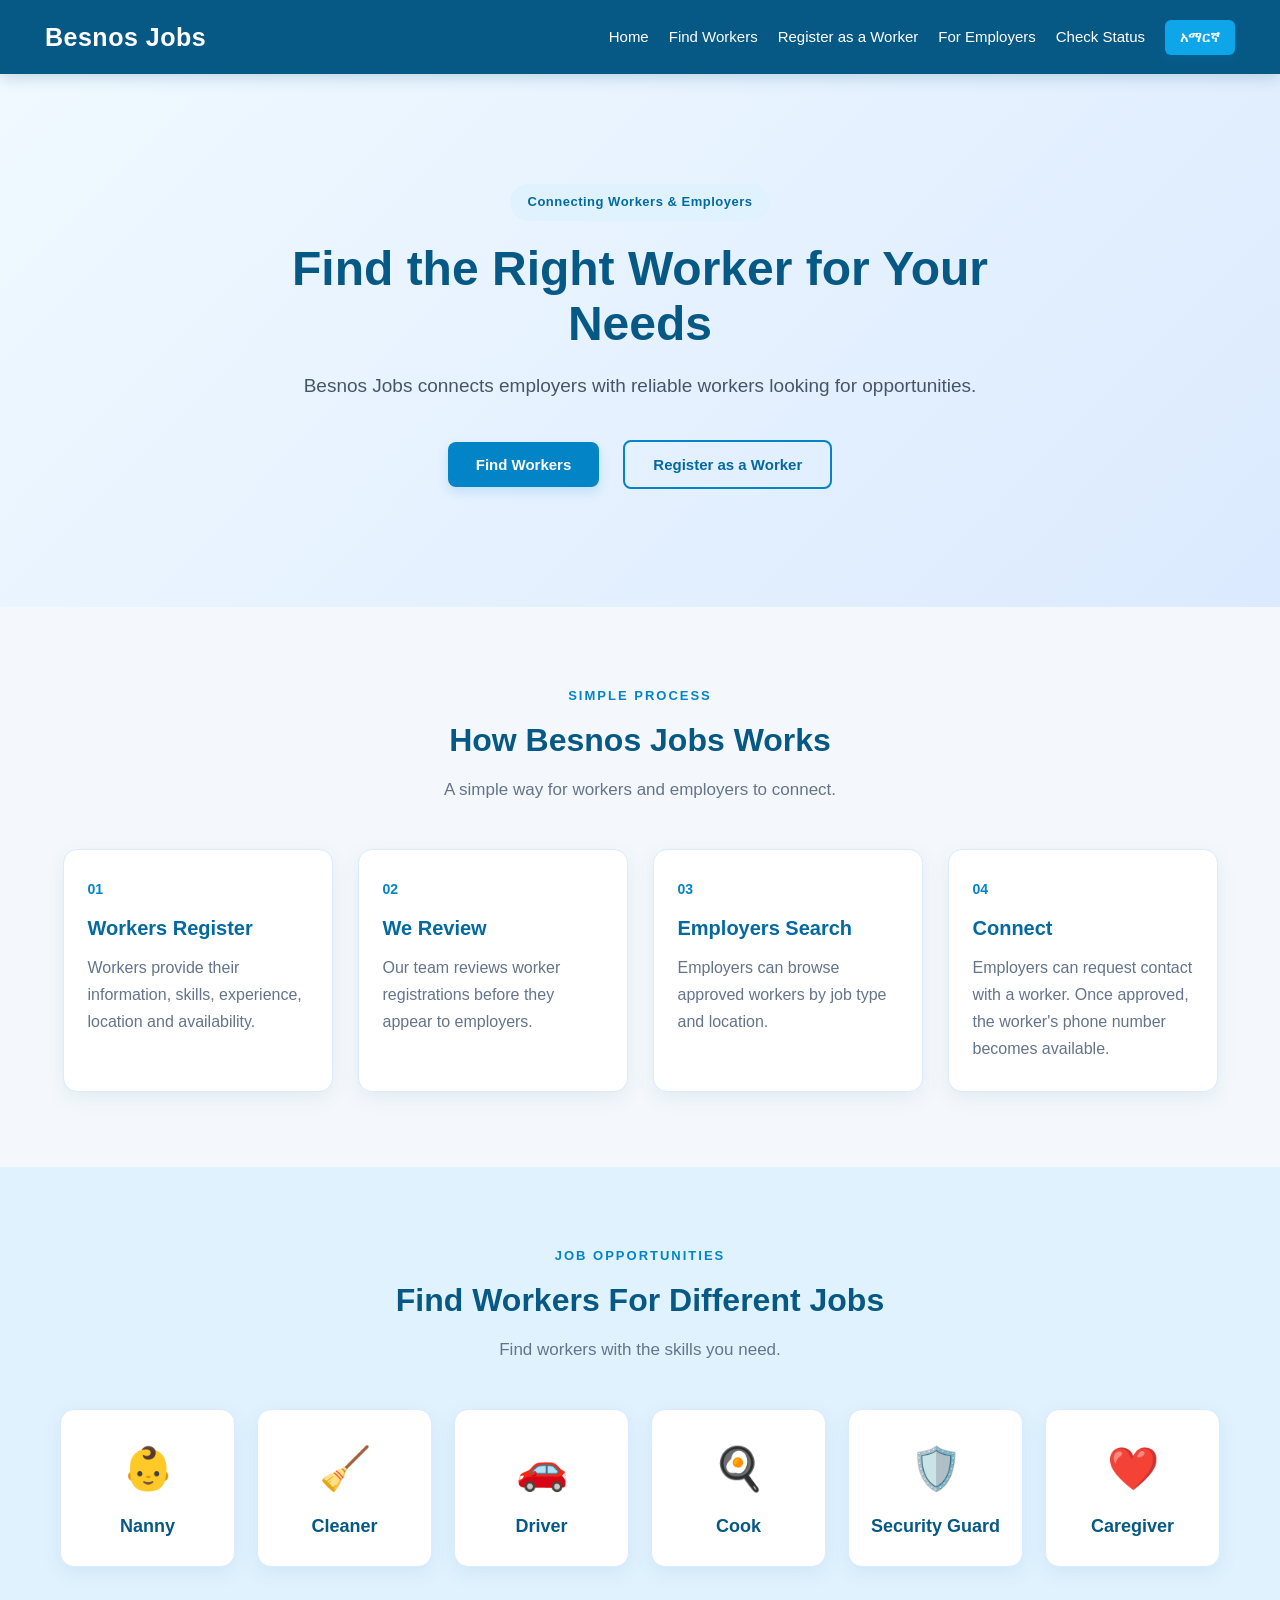
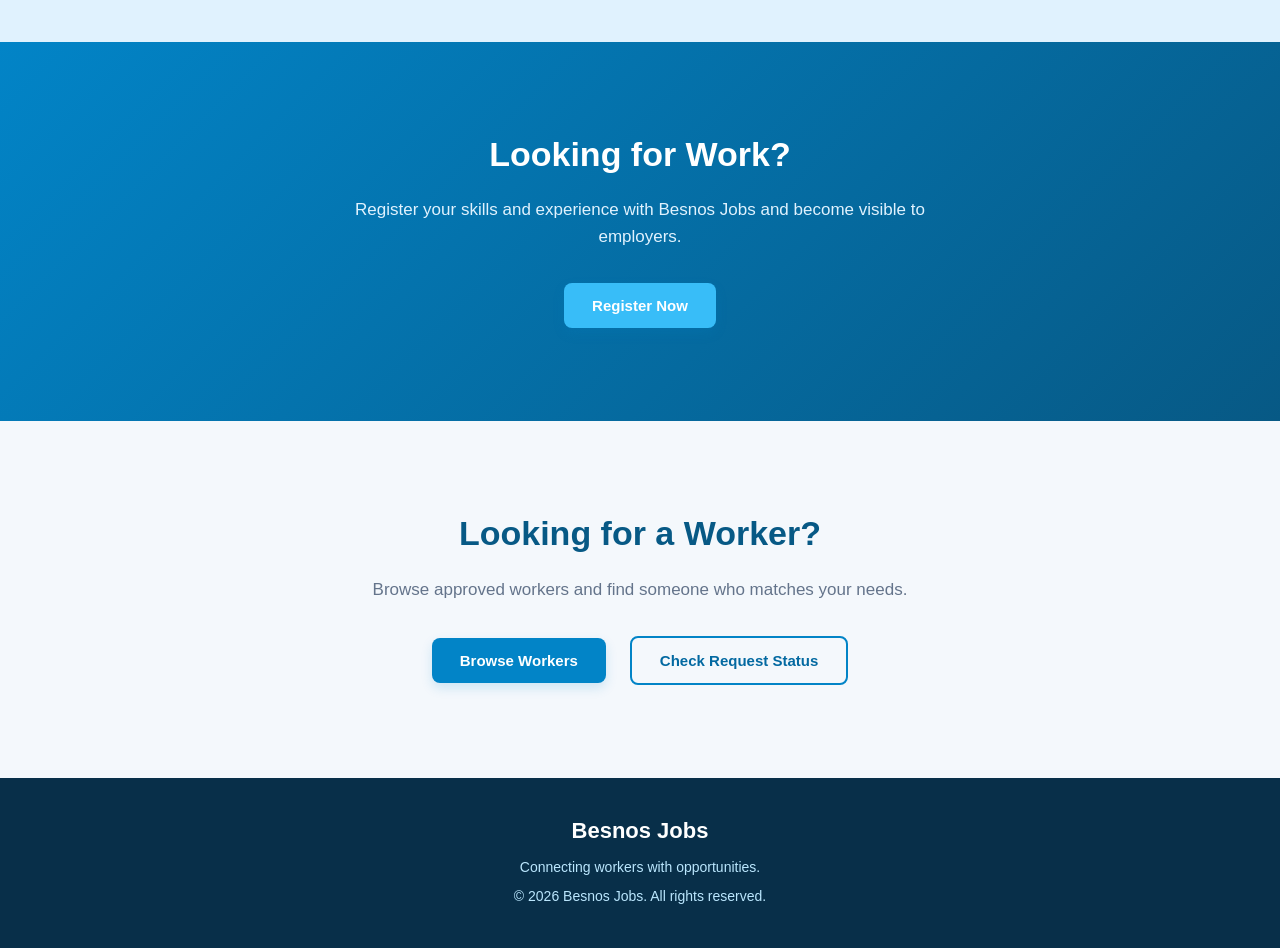
<file: index.html>
<!DOCTYPE html>
<html lang="en">

<head>
    <meta charset="UTF-8">
    <meta name="viewport" content="width=device-width, initial-scale=1.0">

    <title>Besnos Jobs</title>

    <link rel="stylesheet" href="style.css">

</head>

<body>

<!-- ============================= -->
<!-- NAVIGATION -->
<!-- ============================= -->

<nav>

    <h2>Besnos Jobs</h2>

    <div>

        <a href="index.html"
           data-en="Home"
           data-am="መነሻ">
            Home
        </a>

        <a href="browse-workers.html"
           data-en="Find Workers"
           data-am="ሰራተኞችን ይፈልጉ">
            Find Workers
        </a>

        <a href="worker.html"
           data-en="Register as a Worker"
           data-am="እንደ ሰራተኛ ይመዝገቡ">
            Register as a Worker
        </a>

        <!-- FIXED EMPLOYER LINK -->
        <a href="employer.html"
           data-en="For Employers"
           data-am="ለአሰሪዎች">
            For Employers
        </a>

        <a href="check-status.html"
           data-en="Check Status"
           data-am="ሁኔታን ይመልከቱ">
            Check Status
        </a>

        <button
            type="button"
            id="languageButton"
            onclick="toggleLanguage()">
            አማርኛ
        </button>

    </div>

</nav>


<!-- ============================= -->
<!-- HERO -->
<!-- ============================= -->

<section class="hero">

    <div class="hero-content">

        <div class="hero-badge"
             data-en="Connecting Workers & Employers"
             data-am="ሰራተኞችን እና አሰሪዎችን ማገናኘት">
            Connecting Workers & Employers
        </div>

        <h1
            data-en="Find the Right Worker for Your Needs"
            data-am="ለፍላጎትዎ ትክክለኛውን ሰራተኛ ያግኙ">

            Find the Right Worker for Your Needs

        </h1>

        <p
            data-en="Besnos Jobs connects employers with reliable workers looking for opportunities."
            data-am="Besnos Jobs አሰሪዎችን እድል ከሚፈልጉ ታማኝ ሰራተኞች ጋር ያገናኛል።">

            Besnos Jobs connects employers with reliable workers
            looking for opportunities.

        </p>

        <div class="hero-buttons">

            <a href="browse-workers.html">

                <button type="button">

                    <span
                        data-en="Find Workers"
                        data-am="ሰራተኞችን ይፈልጉ">

                        Find Workers

                    </span>

                </button>

            </a>

            <a href="worker.html">

                <button type="button" class="secondary-button">

                    <span
                        data-en="Register as a Worker"
                        data-am="እንደ ሰራተኛ ይመዝገቡ">

                        Register as a Worker

                    </span>

                </button>

            </a>

        </div>

    </div>

</section>


<!-- ============================= -->
<!-- HOW IT WORKS -->
<!-- ============================= -->

<section class="content-section">

    <div class="section-heading">

        <span
            data-en="SIMPLE PROCESS"
            data-am="ቀላል ሂደት">
            SIMPLE PROCESS
        </span>

        <h2
            data-en="How Besnos Jobs Works"
            data-am="Besnos Jobs እንዴት ይሰራል?">

            How Besnos Jobs Works

        </h2>

        <p
            data-en="A simple way for workers and employers to connect."
            data-am="ሰራተኞች እና አሰሪዎች በቀላሉ የሚገናኙበት መንገድ።">

            A simple way for workers and employers to connect.

        </p>

    </div>


    <div class="cards">

        <div class="card">

            <div class="card-number">01</div>

            <h3
                data-en="Workers Register"
                data-am="ሰራተኞች ይመዘገባሉ">

                Workers Register

            </h3>

            <p
                data-en="Workers provide their information, skills, experience, location and availability."
                data-am="ሰራተኞች መረጃቸውን፣ ክህሎታቸውን፣ የስራ ልምዳቸውን፣ አካባቢያቸውን እና የመስራት ዝግጁነታቸውን ያስገባሉ።">

                Workers provide their information,
                skills, experience, location and availability.

            </p>

        </div>


        <div class="card">

            <div class="card-number">02</div>

            <h3
                data-en="We Review"
                data-am="እንገመግማለን">

                We Review

            </h3>

            <p
                data-en="Our team reviews worker registrations before they appear to employers."
                data-am="ሰራተኞች ለአሰሪዎች ከመታየታቸው በፊት መረጃቸው ይገመገማል።">

                Our team reviews worker registrations
                before they appear to employers.

            </p>

        </div>


        <div class="card">

            <div class="card-number">03</div>

            <h3
                data-en="Employers Search"
                data-am="አሰሪዎች ይፈልጋሉ">

                Employers Search

            </h3>

            <p
                data-en="Employers can browse approved workers by job type and location."
                data-am="አሰሪዎች በስራ አይነት እና በአካባቢ የተፈቀዱ ሰራተኞችን መፈለግ ይችላሉ።">

                Employers can browse approved workers
                by job type and location.

            </p>

        </div>


        <div class="card">

            <div class="card-number">04</div>

            <h3
                data-en="Connect"
                data-am="ይገናኙ">

                Connect

            </h3>

            <p
                data-en="Employers can request contact with a worker. Once approved, the worker's phone number becomes available."
                data-am="አሰሪዎች ከሰራተኛ ጋር እንዲገናኙ ጥያቄ ማቅረብ ይችላሉ። ከተፈቀደ በኋላ የሰራተኛው ስልክ ቁጥር ይታያል።">

                Employers can request contact with a worker.
                Once approved, the worker's phone number
                becomes available.

            </p>

        </div>

    </div>

</section>


<!-- ============================= -->
<!-- JOB TYPES -->
<!-- ============================= -->

<section class="jobs-section">

    <div class="section-heading">

        <span
            data-en="JOB OPPORTUNITIES"
            data-am="የስራ እድሎች">
            JOB OPPORTUNITIES
        </span>

        <h2
            data-en="Find Workers For Different Jobs"
            data-am="ለተለያዩ ስራዎች ሰራተኞችን ያግኙ">

            Find Workers For Different Jobs

        </h2>

        <p
            data-en="Find workers with the skills you need."
            data-am="የሚፈልጉትን ክህሎት ያላቸውን ሰራተኞች ያግኙ።">

            Find workers with the skills you need.

        </p>

    </div>


    <div class="cards job-cards">

        <div class="card job-card">

            <div class="job-icon">👶</div>

            <h3
                data-en="Nanny"
                data-am="ሞግዚት">
                Nanny
            </h3>

        </div>


        <div class="card job-card">

            <div class="job-icon">🧹</div>

            <h3
                data-en="Cleaner"
                data-am="ጽዳት ሰራተኛ">
                Cleaner
            </h3>

        </div>


        <div class="card job-card">

            <div class="job-icon">🚗</div>

            <h3
                data-en="Driver"
                data-am="ሹፌር">
                Driver
            </h3>

        </div>


        <div class="card job-card">

            <div class="job-icon">🍳</div>

            <h3
                data-en="Cook"
                data-am="ምግብ አብሳይ">
                Cook
            </h3>

        </div>


        <div class="card job-card">

            <div class="job-icon">🛡️</div>

            <h3
                data-en="Security Guard"
                data-am="ጥበቃ ሰራተኛ">
                Security Guard
            </h3>

        </div>


        <div class="card job-card">

            <div class="job-icon">❤️</div>

            <h3
                data-en="Caregiver"
                data-am="ተንከባካቢ">
                Caregiver
            </h3>

        </div>

    </div>

</section>


<!-- ============================= -->
<!-- WORKER CTA -->
<!-- ============================= -->

<section class="cta-section">

    <div class="cta-content">

        <h2
            data-en="Looking for Work?"
            data-am="ስራ ይፈልጋሉ?">

            Looking for Work?

        </h2>

        <p
            data-en="Register your skills and experience with Besnos Jobs and become visible to employers."
            data-am="ክህሎትዎን እና የስራ ልምድዎን በBesnos Jobs ይመዝግቡ እና ለአሰሪዎች እንዲታዩ ያድርጉ።">

            Register your skills and experience with
            Besnos Jobs and become visible to employers.

        </p>

        <a href="worker.html">

            <button type="button">

                <span
                    data-en="Register Now"
                    data-am="አሁን ይመዝገቡ">

                    Register Now

                </span>

            </button>

        </a>

    </div>

</section>


<!-- ============================= -->
<!-- EMPLOYER CTA -->
<!-- ============================= -->

<section class="cta-section employer-cta">

    <div class="cta-content">

        <h2
            data-en="Looking for a Worker?"
            data-am="ሰራተኛ ይፈልጋሉ?">

            Looking for a Worker?

        </h2>

        <p
            data-en="Browse approved workers and find someone who matches your needs."
            data-am="የተፈቀዱ ሰራተኞችን ይመልከቱ እና ከፍላጎትዎ ጋር የሚስማማ ሰራተኛ ያግኙ።">

            Browse approved workers and find someone
            who matches your needs.

        </p>

        <div class="hero-buttons">

            <a href="browse-workers.html">

                <button type="button">

                    <span
                        data-en="Browse Workers"
                        data-am="ሰራተኞችን ይፈልጉ">

                        Browse Workers

                    </span>

                </button>

            </a>


            <a href="check-status.html">

                <button type="button" class="secondary-button">

                    <span
                        data-en="Check Request Status"
                        data-am="የጥያቄዎን ሁኔታ ይመልከቱ">

                        Check Request Status

                    </span>

                </button>

            </a>

        </div>

    </div>

</section>


<!-- ============================= -->
<!-- FOOTER -->
<!-- ============================= -->

<footer>

    <div class="footer-content">

        <h3>Besnos Jobs</h3>

        <p
            data-en="Connecting workers with opportunities."
            data-am="ሰራተኞችን ከስራ እድሎች ጋር እናገናኛለን።">

            Connecting workers with opportunities.

        </p>

        <p
            data-en="© 2026 Besnos Jobs. All rights reserved."
            data-am="© 2026 Besnos Jobs። መብቱ በሙሉ የተጠበቀ ነው።">

            © 2026 Besnos Jobs. All rights reserved.

        </p>

    </div>

</footer>


<!-- ============================= -->
<!-- LANGUAGE SCRIPT -->
<!-- ============================= -->

<script>

let currentLanguage =
    localStorage.getItem("besnosLanguage") || "en";


function setLanguage(language) {

    currentLanguage = language;

    localStorage.setItem(
        "besnosLanguage",
        language
    );


    document
        .querySelectorAll("[data-en]")
        .forEach(function(element) {

            element.textContent =
                element.getAttribute(
                    "data-" + language
                );

        });


    const button =
        document.getElementById(
            "languageButton"
        );


    if (button) {

        button.textContent =
            language === "en"
                ? "አማርኛ"
                : "English";

    }


    document.documentElement.lang =
        language === "am"
            ? "am"
            : "en";

}


function toggleLanguage() {

    if (currentLanguage === "en") {

        setLanguage("am");

    }

    else {

        setLanguage("en");

    }

}


setLanguage(currentLanguage);

</script>

</body>
</html>
</file>
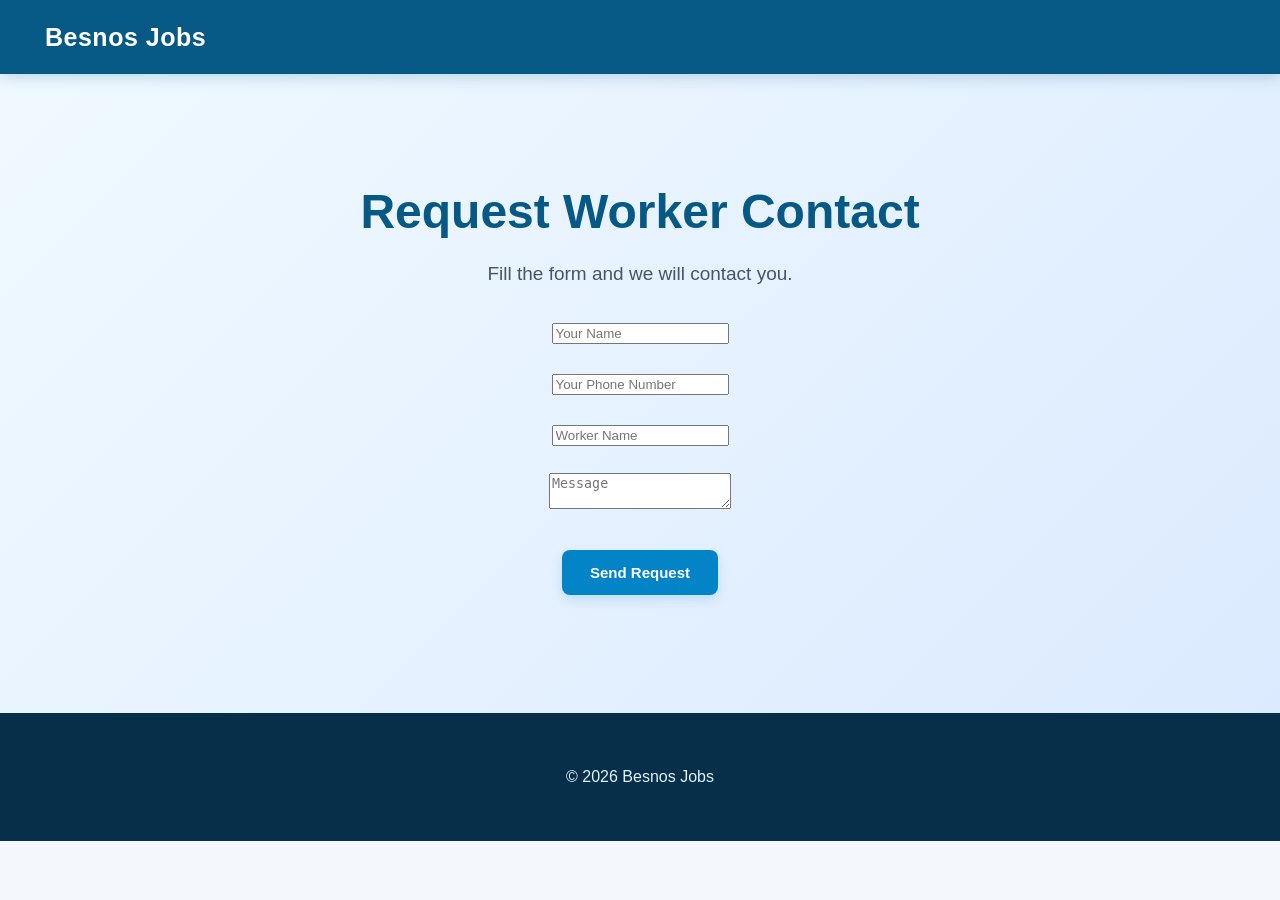
<file: request.html>
<!DOCTYPE html>
<html>
<head>
    <title>Request Contact - Besnos Jobs</title>
    <link rel="stylesheet" href="style.css">
</head>

<body>

<nav>
    <h2>Besnos Jobs</h2>
</nav>


<section class="hero">

<h1>Request Worker Contact</h1>

<p>Fill the form and we will contact you.</p>

<form>

<input type="text" placeholder="Your Name"><br><br>

<input type="tel" placeholder="Your Phone Number"><br><br>

<input type="text" placeholder="Worker Name"><br><br>

<textarea placeholder="Message"></textarea><br><br>

<button type="submit">Send Request</button>

</form>

</section>


<footer>
<p>© 2026 Besnos Jobs</p>
</footer>

</body>
</html>
</file>
<file: style.css>
/* =========================================
   BESNOS JOBS - MAIN STYLE
   Blue / White Theme
========================================= */


/* =========================================
   GENERAL
========================================= */

* {
    box-sizing: border-box;
}

html {
    scroll-behavior: smooth;
}

body {
    margin: 0;
    font-family: Arial, sans-serif;
    background: #f4f8fc;
    color: #1f2937;
    line-height: 1.6;
}


/* =========================================
   NAVIGATION
========================================= */

nav {
    display: flex;
    justify-content: space-between;
    align-items: center;

    background: #075985;
    color: white;

    padding: 17px 45px;

    box-shadow: 0 3px 15px rgba(7, 89, 133, 0.22);

    position: relative;
    z-index: 10;
}

nav h2 {
    margin: 0;
    font-size: 25px;
    letter-spacing: 0.5px;
}

nav div {
    display: flex;
    align-items: center;
    gap: 20px;
}

nav a {
    color: white;
    text-decoration: none;
    font-weight: 500;
    font-size: 15px;

    transition: 0.3s;
}

nav a:hover {
    color: #bae6fd;
}


/* =========================================
   LANGUAGE BUTTON
========================================= */

#languageButton {
    background: #0ea5e9;
    color: #fff;

    border: none;

    padding: 9px 15px;

    margin: 0;

    border-radius: 6px;

    cursor: pointer;

    font-size: 14px;
    font-weight: bold;

    transition: 0.3s;
}

#languageButton:hover {
    background: #0284c7;
    transform: none;
}


/* =========================================
   HERO SECTION
========================================= */

.hero {
    position: relative;

    text-align: center;

    padding: 110px 20px;

    background:
        linear-gradient(
            135deg,
            #f0f9ff,
            #dbeafe
        );
}

.hero-content {
    max-width: 850px;
    margin: auto;
}

.hero-badge {
    display: inline-block;

    background: #e0f2fe;
    color: #0369a1;

    padding: 8px 18px;

    border-radius: 30px;

    font-size: 13px;
    font-weight: bold;

    margin-bottom: 20px;

    letter-spacing: 0.5px;
}

.hero h1 {
    font-size: 48px;

    line-height: 1.15;

    margin: 0 auto 20px;

    color: #075985;

    max-width: 800px;
}

.hero p {
    font-size: 19px;

    max-width: 700px;

    margin: 0 auto 30px;

    color: #475569;
}


/* =========================================
   HERO BUTTONS
========================================= */

.hero-buttons {
    display: flex;

    justify-content: center;

    align-items: center;

    flex-wrap: wrap;

    gap: 8px;
}

.hero a {
    text-decoration: none;
}

button {
    background: #0284c7;

    color: white;

    border: none;

    padding: 14px 28px;

    margin: 8px;

    border-radius: 8px;

    cursor: pointer;

    font-size: 15px;

    font-weight: 600;

    transition: 0.3s;

    box-shadow:
        0 5px 12px rgba(2, 132, 199, 0.16);
}

button:hover {
    background: #075985;

    transform: translateY(-3px);

    box-shadow:
        0 8px 18px rgba(7, 89, 133, 0.22);
}

.secondary-button {
    background: transparent;

    color: #0369a1;

    border: 2px solid #0284c7;

    box-shadow: none;
}

.secondary-button:hover {
    background: #0284c7;

    color: white;
}


/* =========================================
   SECTION HEADINGS
========================================= */

.content-section,
.jobs-section {
    padding: 75px 20px;
}

.section-heading {
    text-align: center;

    max-width: 750px;

    margin: 0 auto 45px;
}

.section-heading > span {
    color: #0284c7;

    font-size: 13px;

    font-weight: bold;

    letter-spacing: 2px;
}

.section-heading h2 {
    font-size: 32px;

    color: #075985;

    margin: 8px 0 10px;
}

.section-heading p {
    color: #64748b;

    margin: 0;

    font-size: 17px;
}


/* =========================================
   CARDS
========================================= */

.cards {
    display: flex;

    justify-content: center;

    align-items: stretch;

    flex-wrap: wrap;

    gap: 25px;

    max-width: 1200px;

    margin: auto;
}

.card {
    background: #ffffff;

    width: 270px;

    padding: 28px 24px;

    border-radius: 14px;

    border: 1px solid #dbeafe;

    box-shadow:
        0 6px 20px rgba(7, 89, 133, 0.08);

    transition: 0.3s;

    text-align: left;
}

.card:hover {
    transform: translateY(-7px);

    border-color: #7dd3fc;

    box-shadow:
        0 12px 28px rgba(7, 89, 133, 0.14);
}

.card-number {
    color: #0284c7;

    font-size: 14px;

    font-weight: bold;

    margin-bottom: 12px;
}

.card h3 {
    color: #0369a1;

    font-size: 20px;

    margin: 0 0 10px;
}

.card p {
    color: #64748b;

    line-height: 1.7;

    margin: 0;
}


/* =========================================
   JOB TYPES
========================================= */

.jobs-section {
    background: #e0f2fe;
}

.job-cards {
    gap: 22px;
}

.job-card {
    width: 175px;

    text-align: center;

    padding: 25px 15px;

    cursor: default;
}

.job-card:hover {
    transform: translateY(-6px);
}

.job-icon {
    font-size: 42px;

    margin-bottom: 10px;
}

.job-card h3 {
    margin: 0;

    font-size: 18px;

    color: #075985;
}


/* =========================================
   CALL TO ACTION
========================================= */

.cta-section {
    text-align: center;

    padding: 85px 20px;

    background:
        linear-gradient(
            135deg,
            #0284c7,
            #075985
        );

    color: white;
}

.cta-content {
    max-width: 750px;

    margin: auto;
}

.cta-section h2 {
    font-size: 34px;

    margin: 0 0 15px;

    color: white;
}

.cta-section p {
    font-size: 17px;

    color: #e0f2fe;

    max-width: 650px;

    margin: 0 auto 25px;
}

.cta-section button {
    background: #38bdf8;

    color: white;
}

.cta-section button:hover {
    background: #0ea5e9;
}

.cta-section .secondary-button {
    background: transparent;

    border: 2px solid #bae6fd;

    color: white;
}

.cta-section .secondary-button:hover {
    background: #0ea5e9;

    border-color: #0ea5e9;
}


/* =========================================
   EMPLOYER CTA
========================================= */

.employer-cta {
    background: #f4f8fc;

    color: #1f2937;
}

.employer-cta h2 {
    color: #075985;
}

.employer-cta p {
    color: #64748b;
}

.employer-cta button {
    background: #0284c7;
}

.employer-cta button:hover {
    background: #075985;
}

.employer-cta .secondary-button {
    color: #0369a1;

    border-color: #0284c7;
}

.employer-cta .secondary-button:hover {
    color: white;
}


/* =========================================
   FOOTER
========================================= */

footer {
    background: #082f49;

    color: #e0f2fe;

    text-align: center;

    padding: 35px 20px;
}

.footer-content {
    max-width: 800px;

    margin: auto;
}

.footer-content h3 {
    margin: 0 0 8px;

    color: white;

    font-size: 22px;
}

.footer-content p {
    margin: 6px 0;

    color: #bae6fd;

    font-size: 14px;
}


/* =========================================
   MOBILE NAVIGATION
========================================= */

@media (max-width: 900px) {

    nav {
        flex-direction: column;

        gap: 15px;

        padding: 18px 20px;
    }

    nav div {
        justify-content: center;

        flex-wrap: wrap;

        gap: 12px;
    }

    nav a {
        font-size: 14px;
    }
}


/* =========================================
   TABLET
========================================= */

@media (max-width: 768px) {

    .hero {
        padding: 80px 20px;
    }

    .hero h1 {
        font-size: 36px;
    }

    .hero p {
        font-size: 17px;
    }

    .content-section,
    .jobs-section {
        padding: 55px 15px;
    }

    .section-heading h2 {
        font-size: 28px;
    }

    .card {
        width: 100%;

        max-width: 360px;
    }

    .job-card {
        width: 150px;
    }

    .cta-section {
        padding: 65px 20px;
    }

    .cta-section h2 {
        font-size: 29px;
    }
}


/* =========================================
   SMALL PHONES
========================================= */

@media (max-width: 480px) {

    nav h2 {
        font-size: 21px;
    }

    nav div {
        gap: 9px;
    }

    nav a {
        font-size: 13px;
    }

    #languageButton {
        font-size: 13px;

        padding: 8px 12px;
    }

    .hero {
        padding: 65px 15px;
    }

    .hero h1 {
        font-size: 30px;
    }

    .hero p {
        font-size: 16px;
    }

    .hero-badge {
        font-size: 11px;
    }

    .hero-buttons {
        flex-direction: column;
    }

    .hero-buttons button {
        width: 230px;
    }

    .section-heading h2 {
        font-size: 25px;
    }

    .section-heading p {
        font-size: 15px;
    }

    .job-card {
        width: 140px;

        padding: 20px 10px;
    }

    .job-icon {
        font-size: 34px;
    }

    .job-card h3 {
        font-size: 16px;
    }

    .cta-section h2 {
        font-size: 27px;
    }
}
</file>
